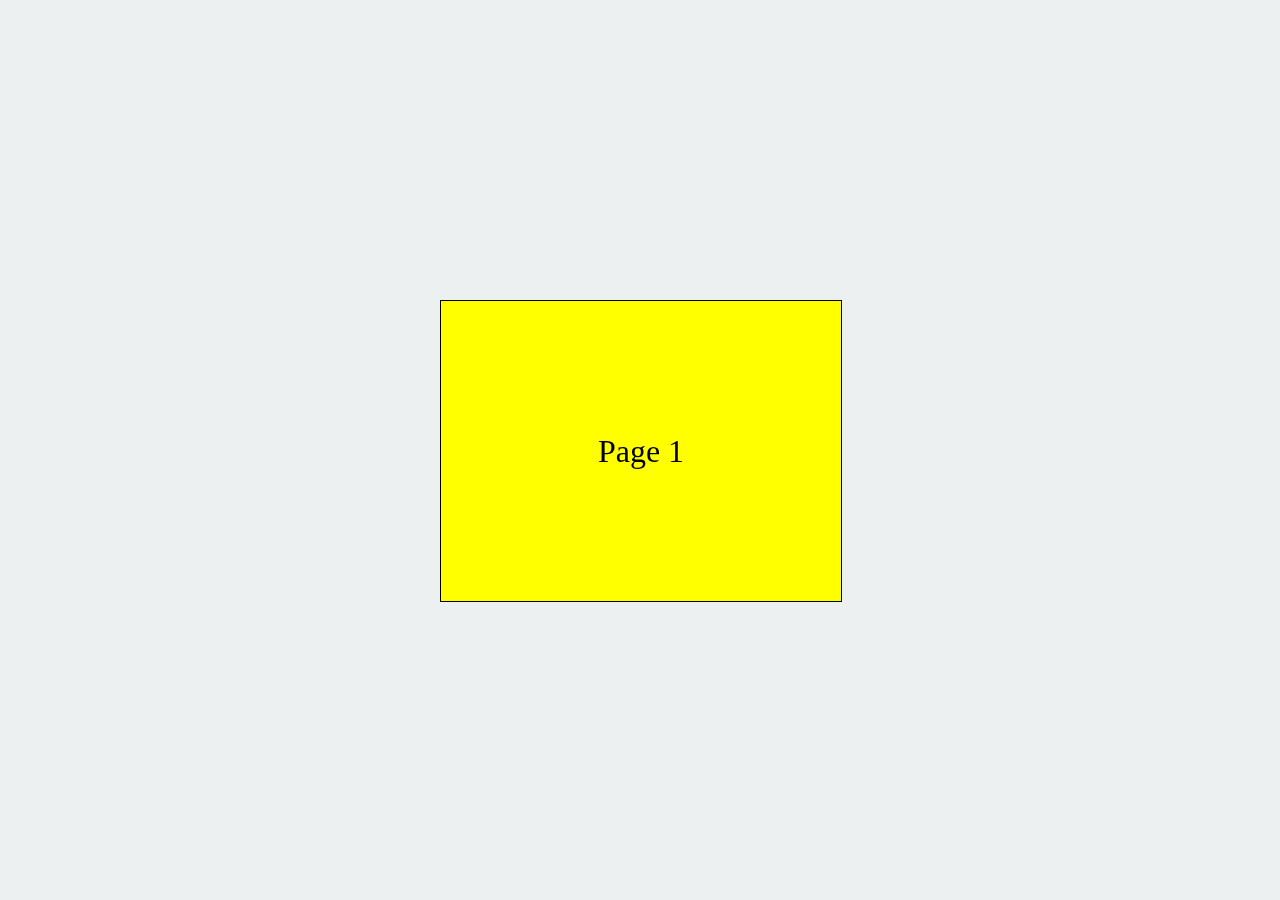
<file: animation/3DFlipBookEffect/index.html>
<!DOCTYPE html>
<html lang="en">
<head>
    <meta charset="UTF-8">
    <meta name="viewport" content="width=device-width, initial-scale=1.0">
    <link rel="stylesheet" href="style.css">
    <title>Document</title>
</head>
<body>
    <div class="book">
        <div class="book-inner">
            <div class="book-page">Page 1</div>
            <div class="book-page">Page 2</div>
        </div>
    </div>
</body>
</html>
</file>
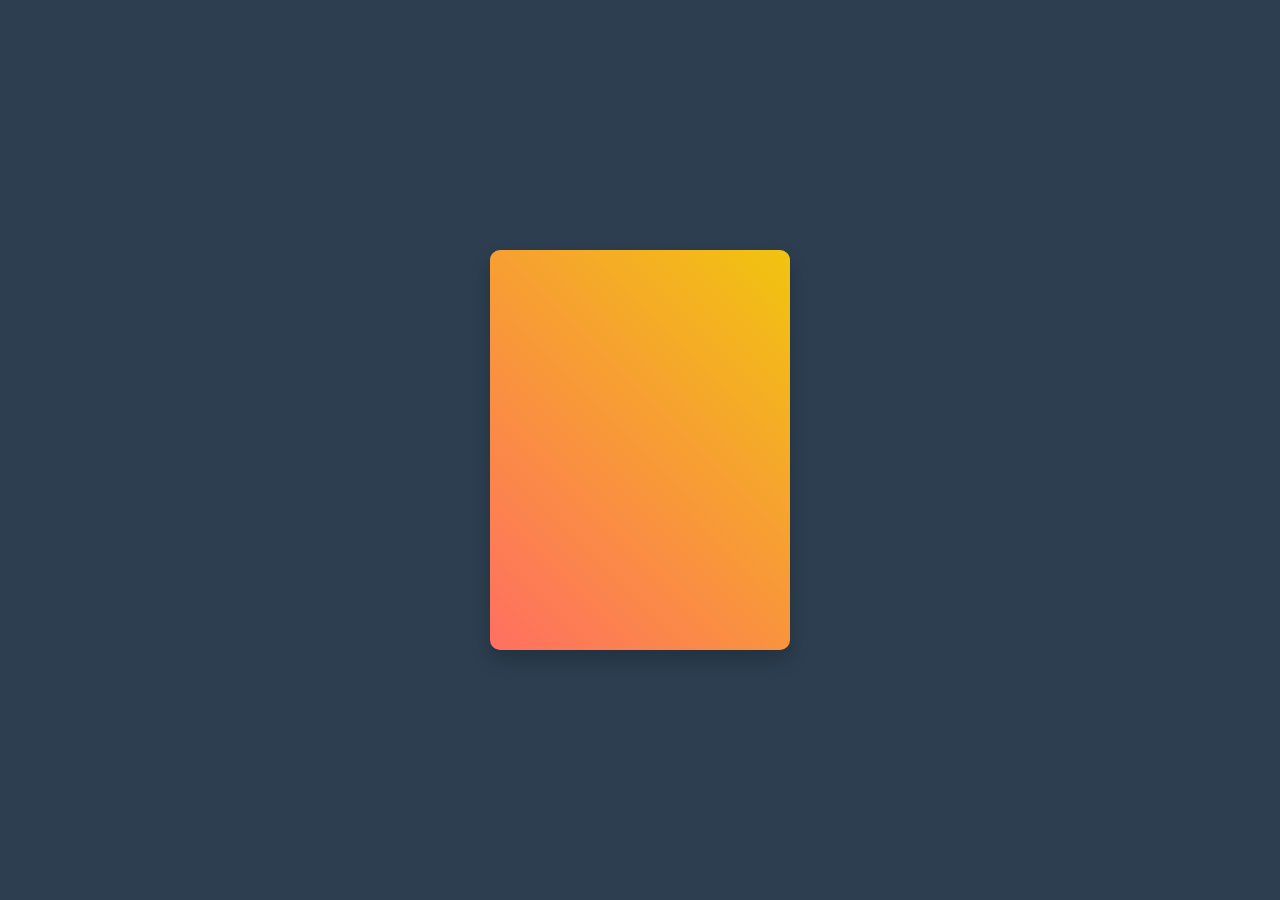
<file: animation/3DhoverEffect/index.html>
<!DOCTYPE html>
<html lang="en">
<head>
  <meta charset="UTF-8">
  <meta name="viewport" content="width=device-width, initial-scale=1.0">
  <title>3D Hover Effect</title>
  <style>
    body {
      display: flex;
      justify-content: center;
      align-items: center;
      height: 100vh;
      background-color: #2c3e50;
      margin: 0;
    }
    .card {
      width: 300px;
      height: 400px;
      background: linear-gradient(45deg, #ff6f61, #f1c40f);
      border-radius: 10px;
      box-shadow: 0 10px 20px rgba(0, 0, 0, 0.2);
      transform-style: preserve-3d;
      transition: transform 0.5s;
      perspective: 1000px;
    }
    .card:hover {
      transform: rotateY(15deg) rotateX(15deg);
    }
  </style>
</head>
<body>
  <div class="card"></div>
</body>
</html>
</file>
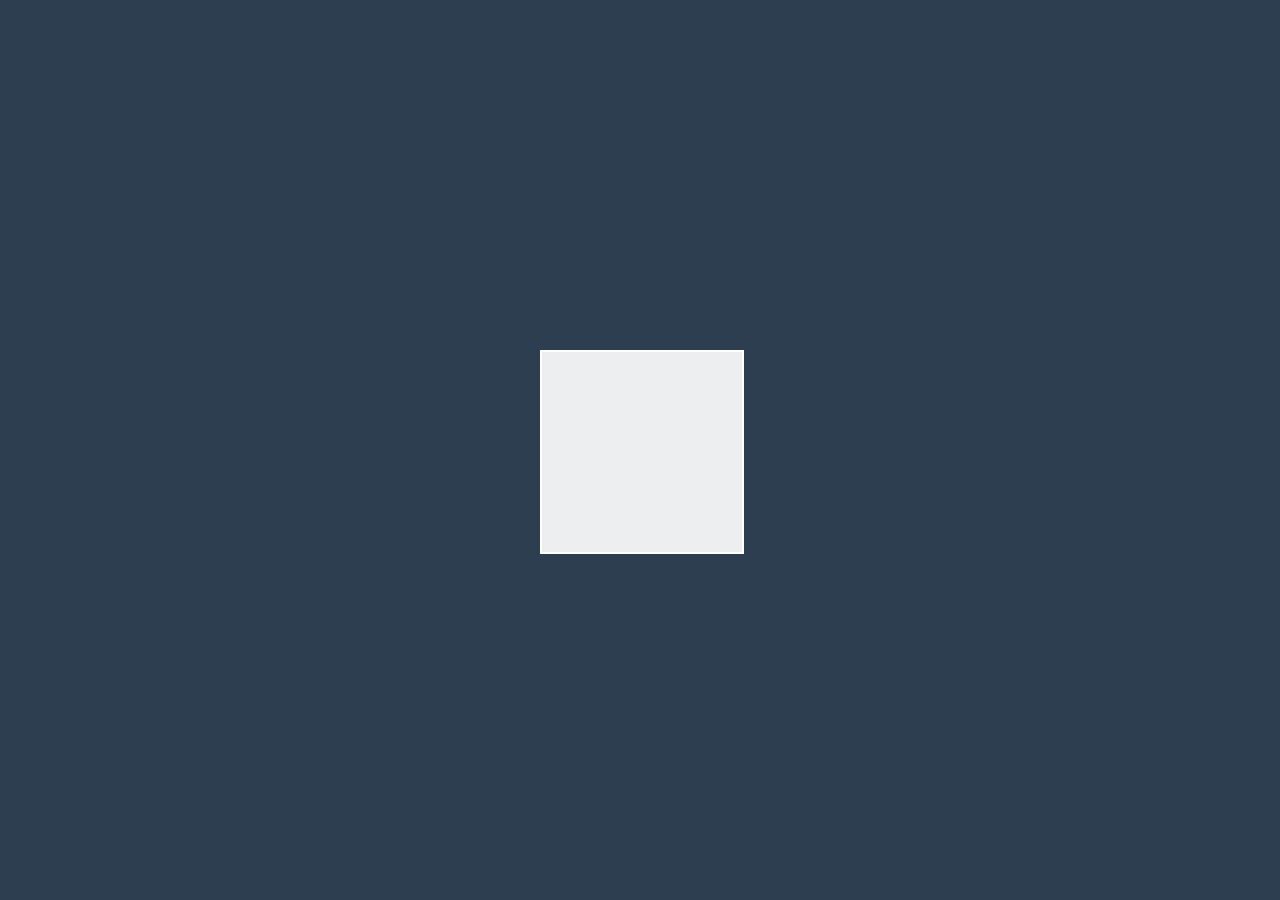
<file: animation/3DRotatingSphere/index.html>
<!DOCTYPE html>
<html lang="en">
<head>
  <meta charset="UTF-8">
  <meta name="viewport" content="width=device-width, initial-scale=1.0">
  <title>3D Rotating Sphere</title>
  <style>
    body {
      display: flex;
      justify-content: center;
      align-items: center;
      height: 100vh;
      margin: 0;
      background-color: #2c3e50;
    }

    .sphere {
      width: 200px;
      height: 200px;
      position: relative;
      transform-style: preserve-3d;
      animation: rotateSphere 5s infinite linear;
    }

    .sphere div {
      position: absolute;
      width: 200px;
      height: 200px;
      background-color: rgba(255, 255, 255, 0.7);
      border: 2px solid #fff;
    }

    .front  { transform: translateZ(100px); background-color: #e74c3c; }
    .back   { transform: rotateY(180deg) translateZ(100px); background-color: #2ecc71; }
    .left   { transform: rotateY(-90deg) translateZ(100px); background-color: #3498db; }
    .right  { transform: rotateY(90deg) translateZ(100px); background-color: #f39c12; }
    .top    { transform: rotateX(90deg) translateZ(100px); background-color: #9b59b6; }
    .bottom { transform: rotateX(-90deg) translateZ(100px); background-color: #1abc9c; }

    @keyframes rotateSphere {
      0% { transform: rotateX(0) rotateY(0); }
      100% { transform: rotateX(360deg) rotateY(360deg); }
    }
  </style>
</head>
<body>
  <div class="sphere">
    <div class="front"></div>
    <div class="back"></div>
    <div class="left"></div>
    <div class="right"></div>
    <div class="top"></div>
    <div class="bottom"></div>
  </div>
</body>
</html>
</file>
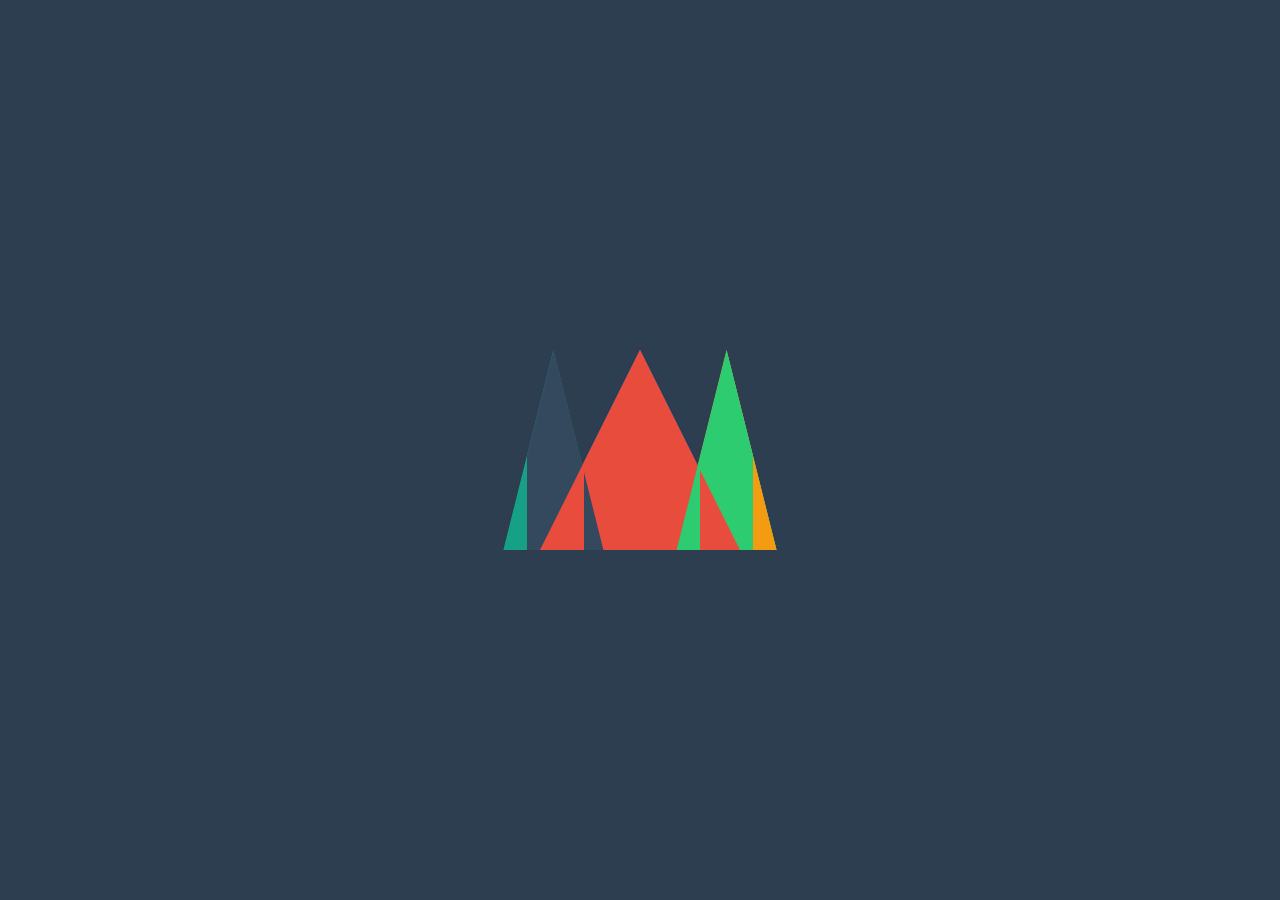
<file: animation/3DSpinningWheel/index.html>
<!DOCTYPE html>
<html lang="en">
<head>
  <meta charset="UTF-8">
  <meta name="viewport" content="width=device-width, initial-scale=1.0">
  <title>3D Spinning Wheel</title>
  <style>
    body {
      display: flex;
      justify-content: center;
      align-items: center;
      height: 100vh;
      margin: 0;
      background-color: #2c3e50;
    }

    .wheel {
      width: 200px;
      height: 200px;
      position: relative;
      transform-style: preserve-3d;
      animation: spinWheel 4s infinite linear;
    }

    .wheel div {
      position: absolute;
      width: 100%;
      height: 100%;
      background-color: #3498db;
      clip-path: polygon(50% 0%, 100% 100%, 0% 100%);
    }

    .wheel div:nth-child(1) { transform: rotateY(0deg) translateZ(100px); background-color: #e74c3c; }
    .wheel div:nth-child(2) { transform: rotateY(60deg) translateZ(100px); background-color: #2ecc71; }
    .wheel div:nth-child(3) { transform: rotateY(120deg) translateZ(100px); background-color: #f39c12; }
    .wheel div:nth-child(4) { transform: rotateY(180deg) translateZ(100px); background-color: #9b59b6; }
    .wheel div:nth-child(5) { transform: rotateY(240deg) translateZ(100px); background-color: #16a085; }
    .wheel div:nth-child(6) { transform: rotateY(300deg) translateZ(100px); background-color: #34495e; }

    @keyframes spinWheel {
      0% { transform: rotateY(0deg); }
      100% { transform: rotateY(360deg); }
    }
  </style>
</head>
<body>
  <div class="wheel">
    <div></div>
    <div></div>
    <div></div>
    <div></div>
    <div></div>
    <div></div>
  </div>
</body>
</html>
</file>
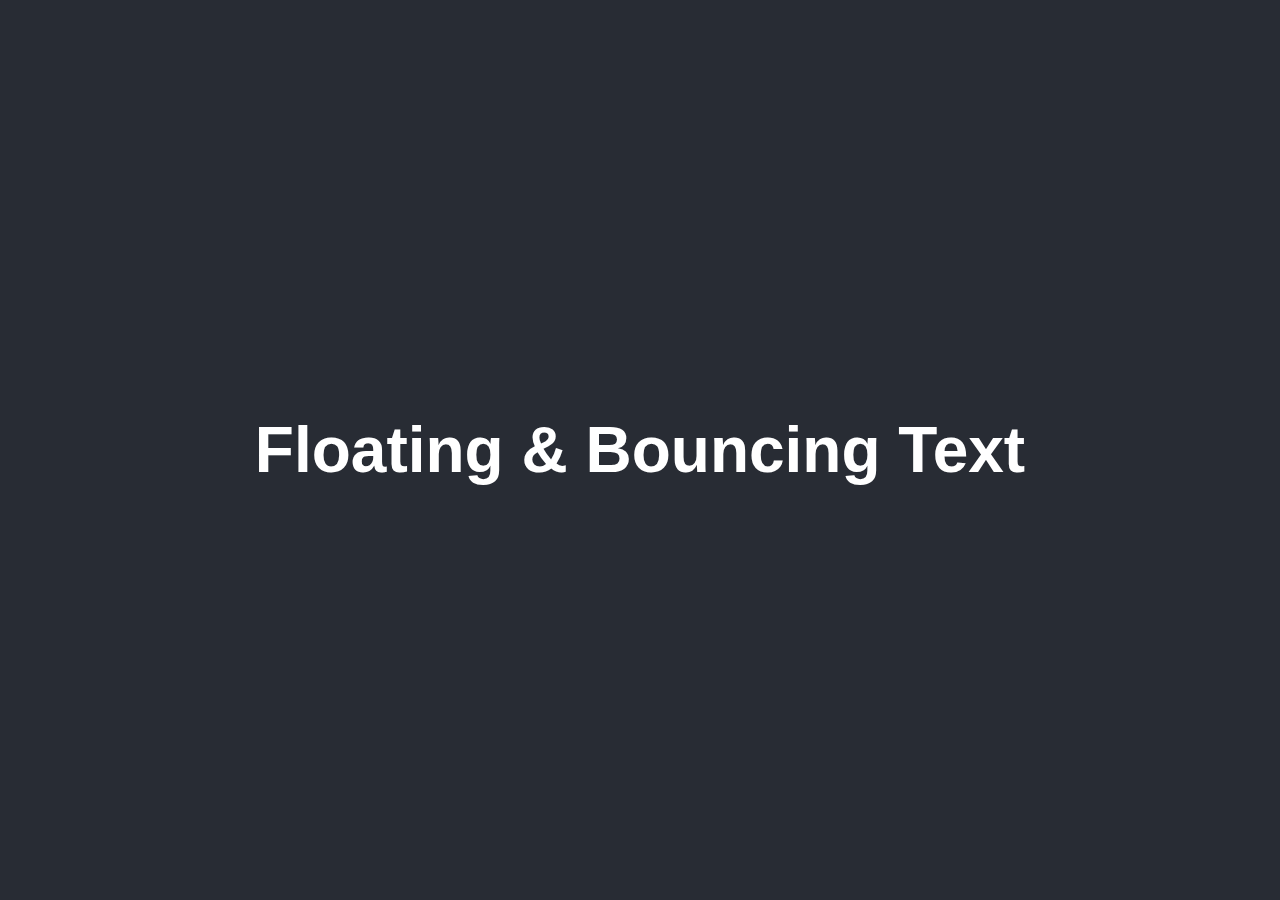
<file: animation/FloatingAndBouncingText/index.html>
<!DOCTYPE html>
<html lang="en">
<head>
  <meta charset="UTF-8">
  <meta name="viewport" content="width=device-width, initial-scale=1.0">
  <title>Floating Text Animation</title>
  <style>
    body {
      display: flex;
      justify-content: center;
      align-items: center;
      height: 100vh;
      background-color: #282c34;
      margin: 0;
      font-family: Arial, sans-serif;
      color: white;
    }

    h1 {
      font-size: 4rem;
      animation: float 3s ease-in-out infinite, bounce 1.5s ease infinite;
    }

    @keyframes float {
      0% { transform: translateY(0); }
      50% { transform: translateY(-20px); }
      100% { transform: translateY(0); }
    }

    @keyframes bounce {
      0%, 100% { transform: translateY(0); }
      50% { transform: translateY(-15px); }
    }
  </style>
</head>
<body>
  <h1>Floating & Bouncing Text</h1>
</body>
</html>
</file>
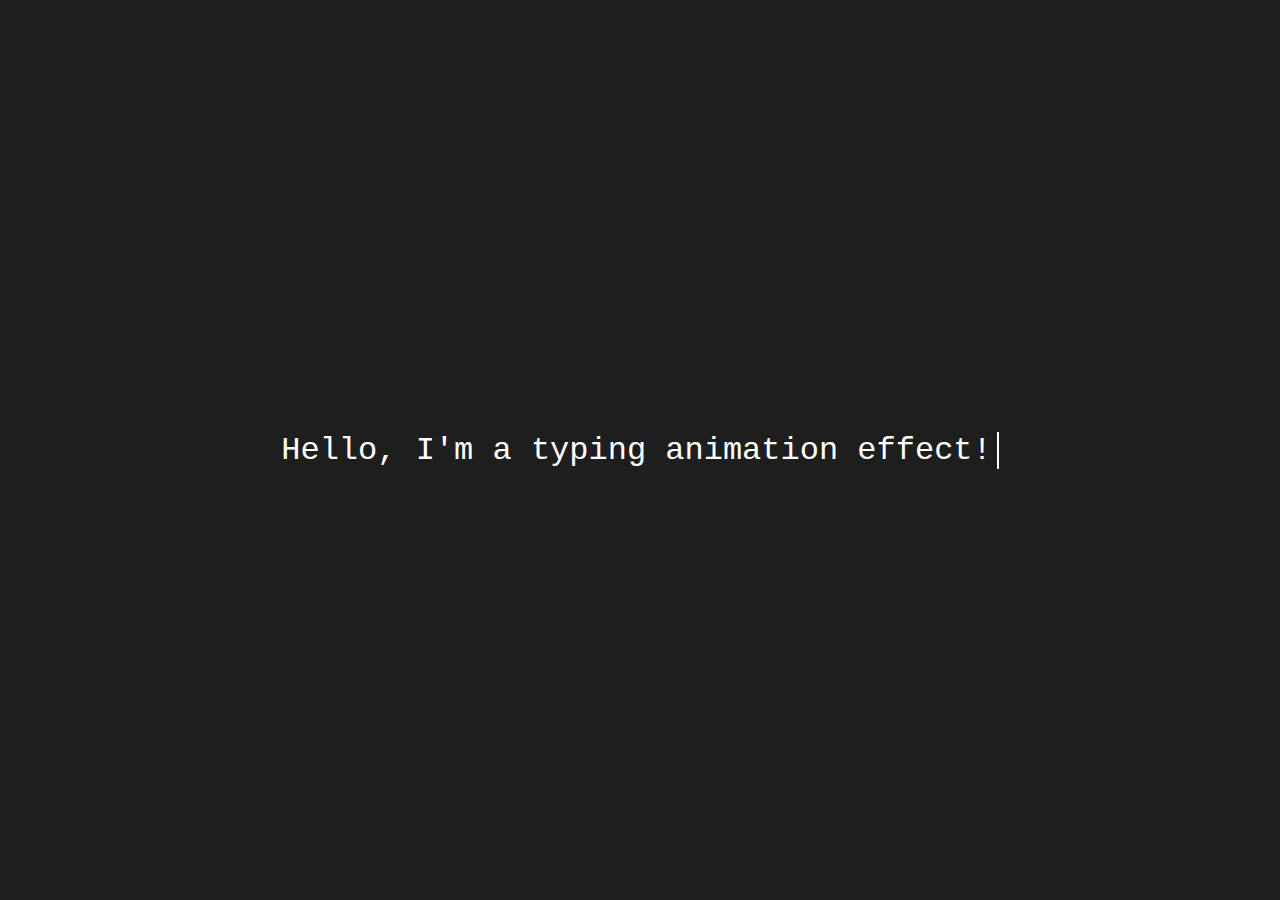
<file: animation/TypingAnimation/index.html>
<!DOCTYPE html>
<html lang="en">
<head>
  <meta charset="UTF-8">
  <meta name="viewport" content="width=device-width, initial-scale=1.0">
  <title>Typing Animation</title>
  <style>
    body {
      display: flex;
      justify-content: center;
      align-items: center;
      height: 100vh;
      background-color: #1e1e1e;
      color: #fff;
      font-family: 'Courier New', monospace;
      margin: 0;
    }

    .typing-text {
      font-size: 2rem;
      border-right: 2px solid #fff;
      padding-right: 5px;
      white-space: nowrap;
      overflow: hidden;
      animation: typing 4s steps(30) 1s infinite, blinkCaret 0.75s step-end infinite;
    }

    @keyframes typing {
      from { width: 0; }
      to { width: 100%; }
    }

    @keyframes blinkCaret {
      50% { border-color: transparent; }
    }
  </style>
</head>
<body>
  <div class="typing-text">Hello, I'm a typing animation effect!</div>
</body>
</html>
</file>
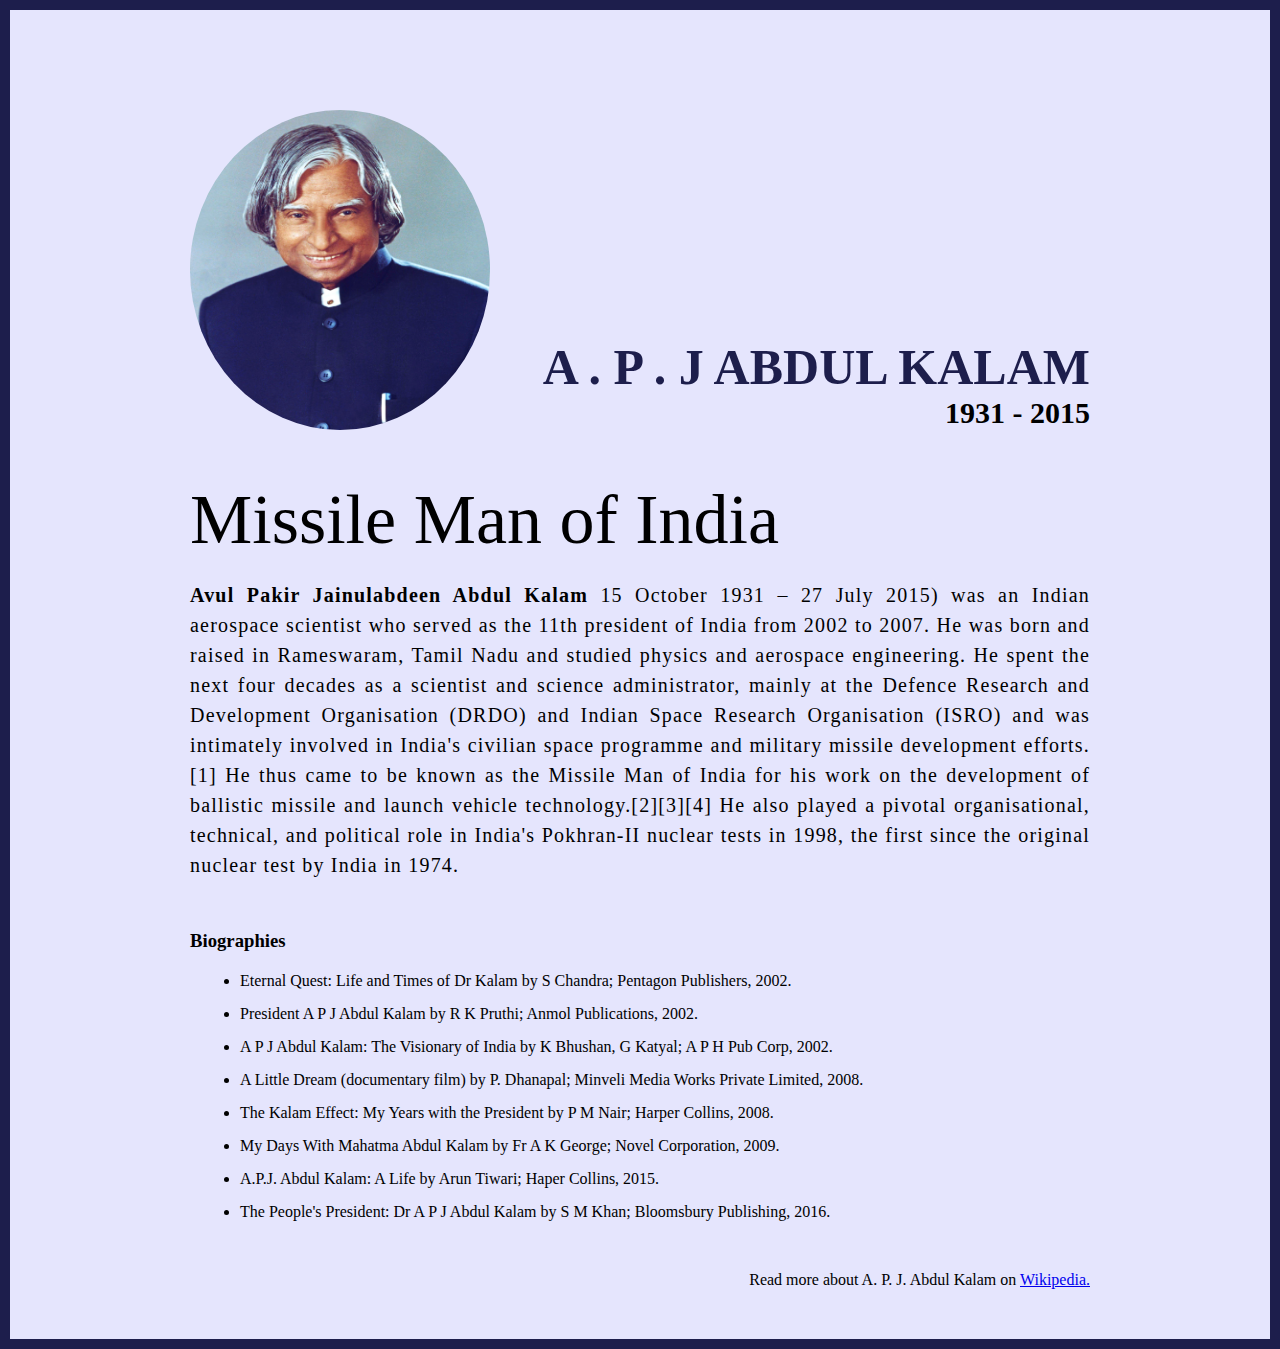
<file: projects/project1/index.html>
<!DOCTYPE html>
<html lang="en">
  <head>
    <meta charset="UTF-8" />

    <meta http-equiv="X-UA-Compatible" content="IE=edge" />

    <meta name="viewport" content="width=device-width, initial-scale=1.0" />
    <title>The Tribute Website | A.P. J Abdul Kalam</title>
    <link rel="stylesheet" href="style.css" />
  </head>
  <body>
    <div class="container">
      <div class="content">
        <section class="top_section">
          <div class="image_container">
            <img src="./images/apj.jpg" alt="tribute" />
          </div>
          <div>
            <h1>A . P . J Abdul Kalam</h1>
            <h4>1931 - 2015</h4>
          </div>
        </section>
        <section class="about_section">
          <h2>Missile Man of India</h2>
          <p>
            <b>Avul Pakir Jainulabdeen Abdul Kalam</b> 15 October 1931 – 27 July
            2015) was an Indian aerospace scientist who served as the 11th
            president of India from 2002 to 2007. He was born and raised in
            Rameswaram, Tamil Nadu and studied physics and aerospace
            engineering. He spent the next four decades as a scientist and
            science administrator, mainly at the Defence Research and
            Development Organisation (DRDO) and Indian Space Research
            Organisation (ISRO) and was intimately involved in India's civilian
            space programme and military missile development efforts.[1] He thus
            came to be known as the Missile Man of India for his work on the
            development of ballistic missile and launch vehicle
            technology.[2][3][4] He also played a pivotal organisational,
            technical, and political role in India's Pokhran-II nuclear tests in
            1998, the first since the original nuclear test by India in 1974.
          </p>
        </section>
        <section class="biography_section">
          <h3>Biographies</h3>
          <ul>
            <li>
              Eternal Quest: Life and Times of Dr Kalam by S Chandra; Pentagon
              Publishers, 2002.
            </li>
            <li>
              President A P J Abdul Kalam by R K Pruthi; Anmol Publications,
              2002.
            </li>
            <li>
              A P J Abdul Kalam: The Visionary of India by K Bhushan, G Katyal;
              A P H Pub Corp, 2002.
            </li>
            <li>
              A Little Dream (documentary film) by P. Dhanapal; Minveli Media
              Works Private Limited, 2008.
            </li>
            <li>
              The Kalam Effect: My Years with the President by P M Nair; Harper
              Collins, 2008.
            </li>
            <li>
              My Days With Mahatma Abdul Kalam by Fr A K George; Novel
              Corporation, 2009.
            </li>
            <li>
              A.P.J. Abdul Kalam: A Life by Arun Tiwari; Haper Collins, 2015.
            </li>
            <li>
              The People's President: Dr A P J Abdul Kalam by S M Khan;
              Bloomsbury Publishing, 2016.
            </li>
          </ul>
        </section>
        <footer>
          <p>
            Read more about A. P. J. Abdul Kalam on
            <a href="https://en.wikipedia.org/wiki/A._P._J._Abdul_Kalam"
              >Wikipedia.</a
            >
          </p>
        </footer>
      </div>
    </div>
  </body>
</html>
</file>
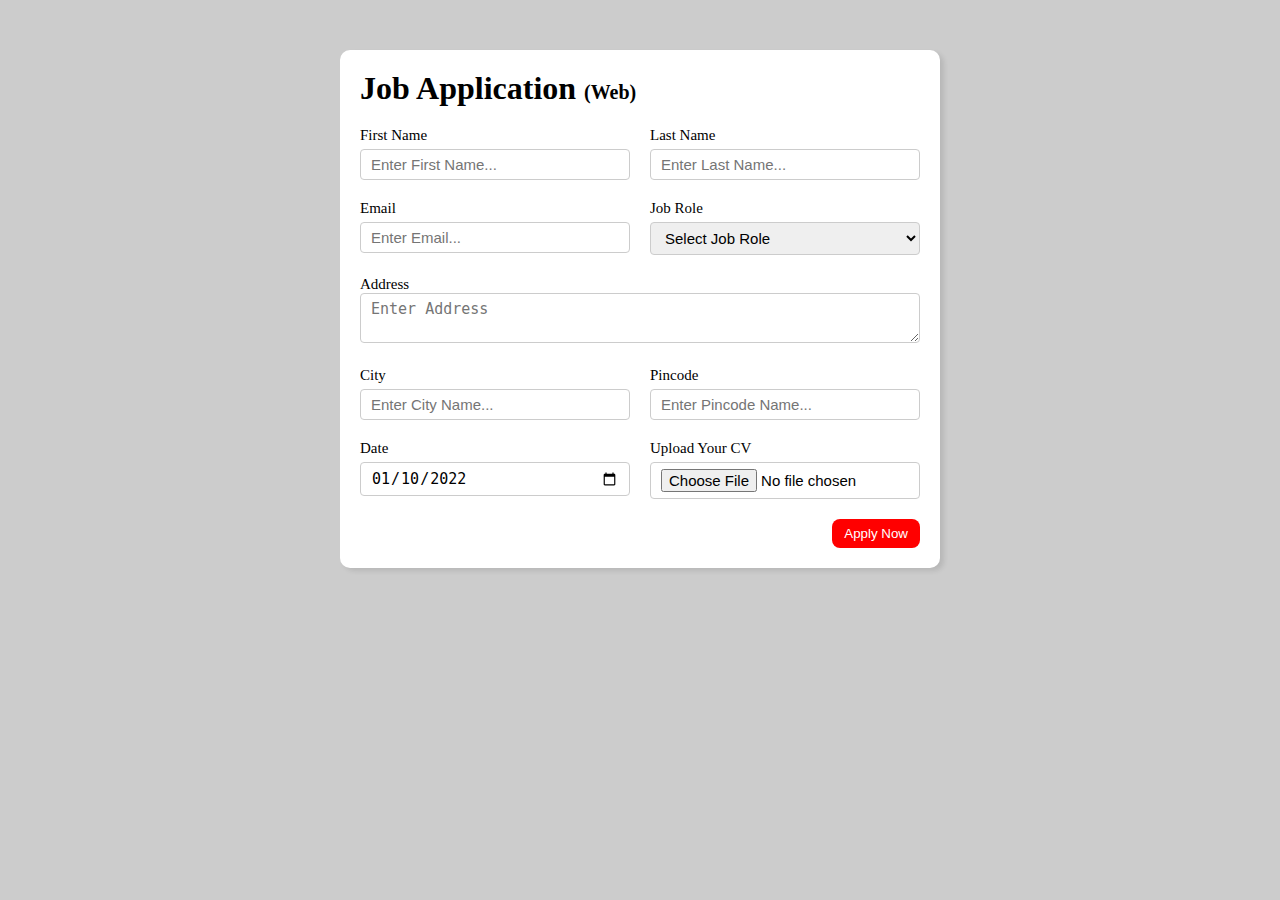
<file: projects/project2/index.html>
<!DOCTYPE html>
<html lang="en">
  <head>
    <meta charset="UTF-8" />
    <meta http-equiv="X-UA-Compatible" content="IE=edge" />
    <meta name="viewport" content="width=device-width, initial-scale=1.0" />
    <title>Job Application Form</title>
    <link rel="stylesheet" href="style.css" />
  </head>
  <body>
    <div class="container">
      <div class="apply_box">
        <h1>
          Job Application
          <span class="title_small">(Web)</span>
        </h1>
        <form action="">
          <div class="form_container">
            <div class="form_control">
              <label for="first_name"> First Name </label>
              <input
                id="first_name"
                name="first_name"
                placeholder="Enter First Name..."
              />
            </div>
            <div class="form_control">
              <label for="last_name"> Last Name </label>
              <input
                id="last_name"
                name="last_name"
                placeholder="Enter Last Name..."
              />
            </div>
            <div class="form_control">
              <label for="email"> Email </label>
              <input
                type="email"
                id="email"
                name="email"
                placeholder="Enter Email..."
              />
            </div>
            <div class="form_control">
              <label for="job_role"> Job Role </label>
              <select id="job_role" name="job_role">
                <option value="">Select Job Role</option>
                <option value="frontend">Frontend Developer</option>
                <option value="backend">Backend Developer</option>
                <option value="full_stack">Full Stack Developer</option>
                <option value="ui_ux">UI UX Designer</option>
              </select>
            </div>
            <div class="textarea_control">
              <label for="address"> Address </label>
              <textarea
                id="address"
                name="address"
                row="4"
                cols="50"
                placeholder="Enter Address"
              ></textarea>
            </div>
            <div class="form_control">
              <label for="city"> City </label>
              <input id="city" name="city" placeholder="Enter City Name..." />
            </div>
            <div class="form_control">
              <label for="pincode"> Pincode </label>
              <input
                type="number"
                id="pincode"
                name="pincode"
                placeholder="Enter Pincode Name..."
              />
            </div>
            <div class="form_control">
              <label for="date"> Date </label>
              <input value="2022-01-10" type="date" id="date" name="date" />
            </div>
            <div class="form_control">
              <label for="upload"> Upload Your CV </label>
              <input type="file" id="upload" name="upload" />
            </div>
          </div>
          <div class="button_container">
            <button type="submit">Apply Now</button>
          </div>
        </form>
      </div>
    </div>
  </body>
</html>
</file>
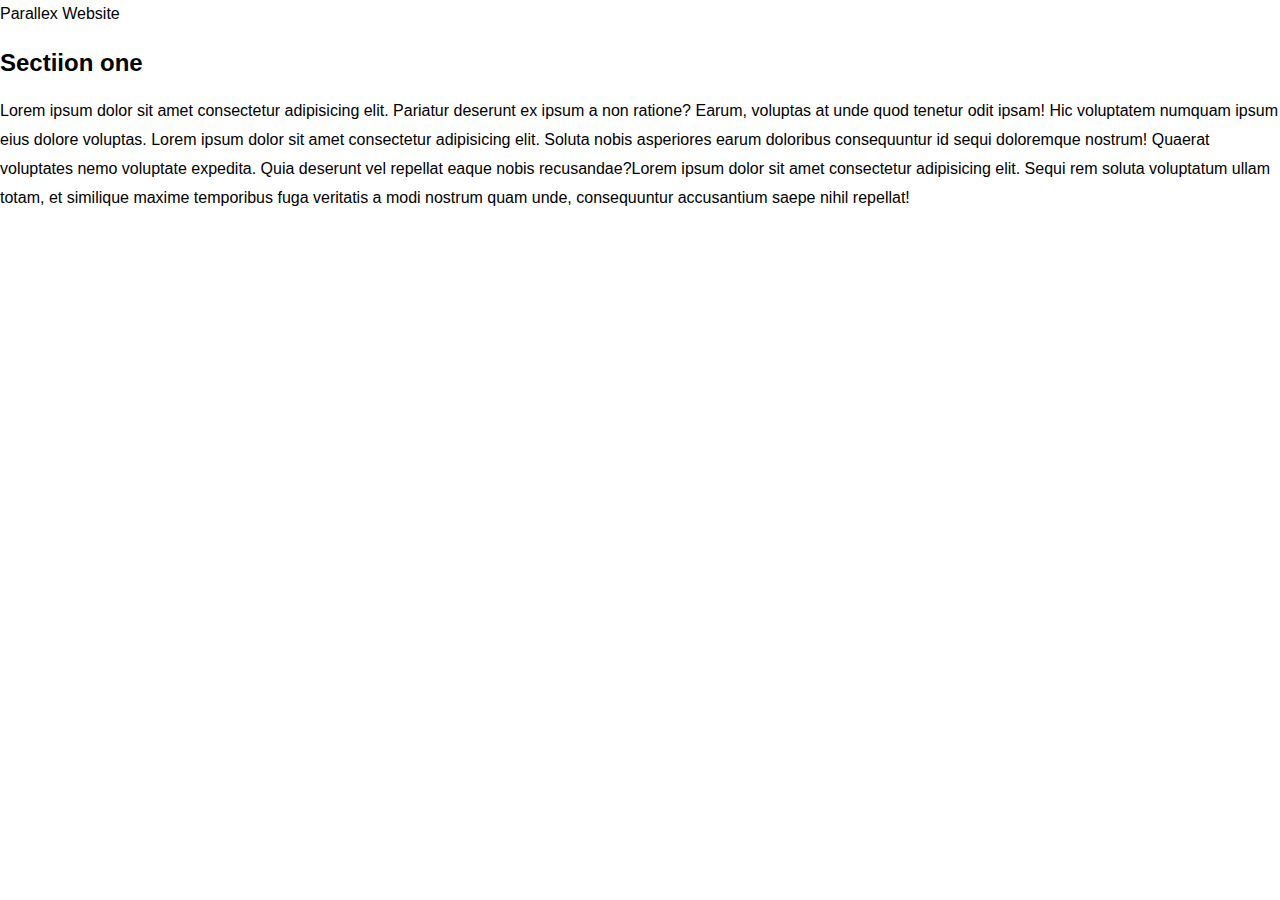
<file: projects/project3/index.html>
<!DOCTYPE html>
<html lang="en">
<head>
    <meta charset="UTF-8">
    <meta name="viewport" content="width=device-width, initial-scale=1.0">
    <link rel="stylesheet" href="style.css">
    <title>Document</title>
</head>
<body>
    <section class="pimg1">
        <div class="ptext">
            <span class="textBg">Parallex Website</span>
        </div>
    </section>
    <section class="section section-light">
        <h2>Sectiion one</h2>
        <p>Lorem ipsum dolor sit amet consectetur adipisicing elit. Pariatur deserunt ex ipsum a non ratione? Earum, voluptas at unde quod tenetur odit ipsam! Hic voluptatem numquam ipsum eius dolore voluptas. Lorem ipsum dolor sit amet consectetur adipisicing elit. Soluta nobis asperiores earum doloribus consequuntur id sequi doloremque nostrum! Quaerat voluptates nemo voluptate expedita. Quia deserunt vel repellat eaque nobis recusandae?Lorem ipsum dolor sit amet consectetur adipisicing elit. Sequi rem soluta voluptatum ullam totam, et similique maxime temporibus fuga veritatis a modi nostrum quam unde, consequuntur accusantium saepe nihil repellat!</p>
    </section>
</body>
</html>
</file>
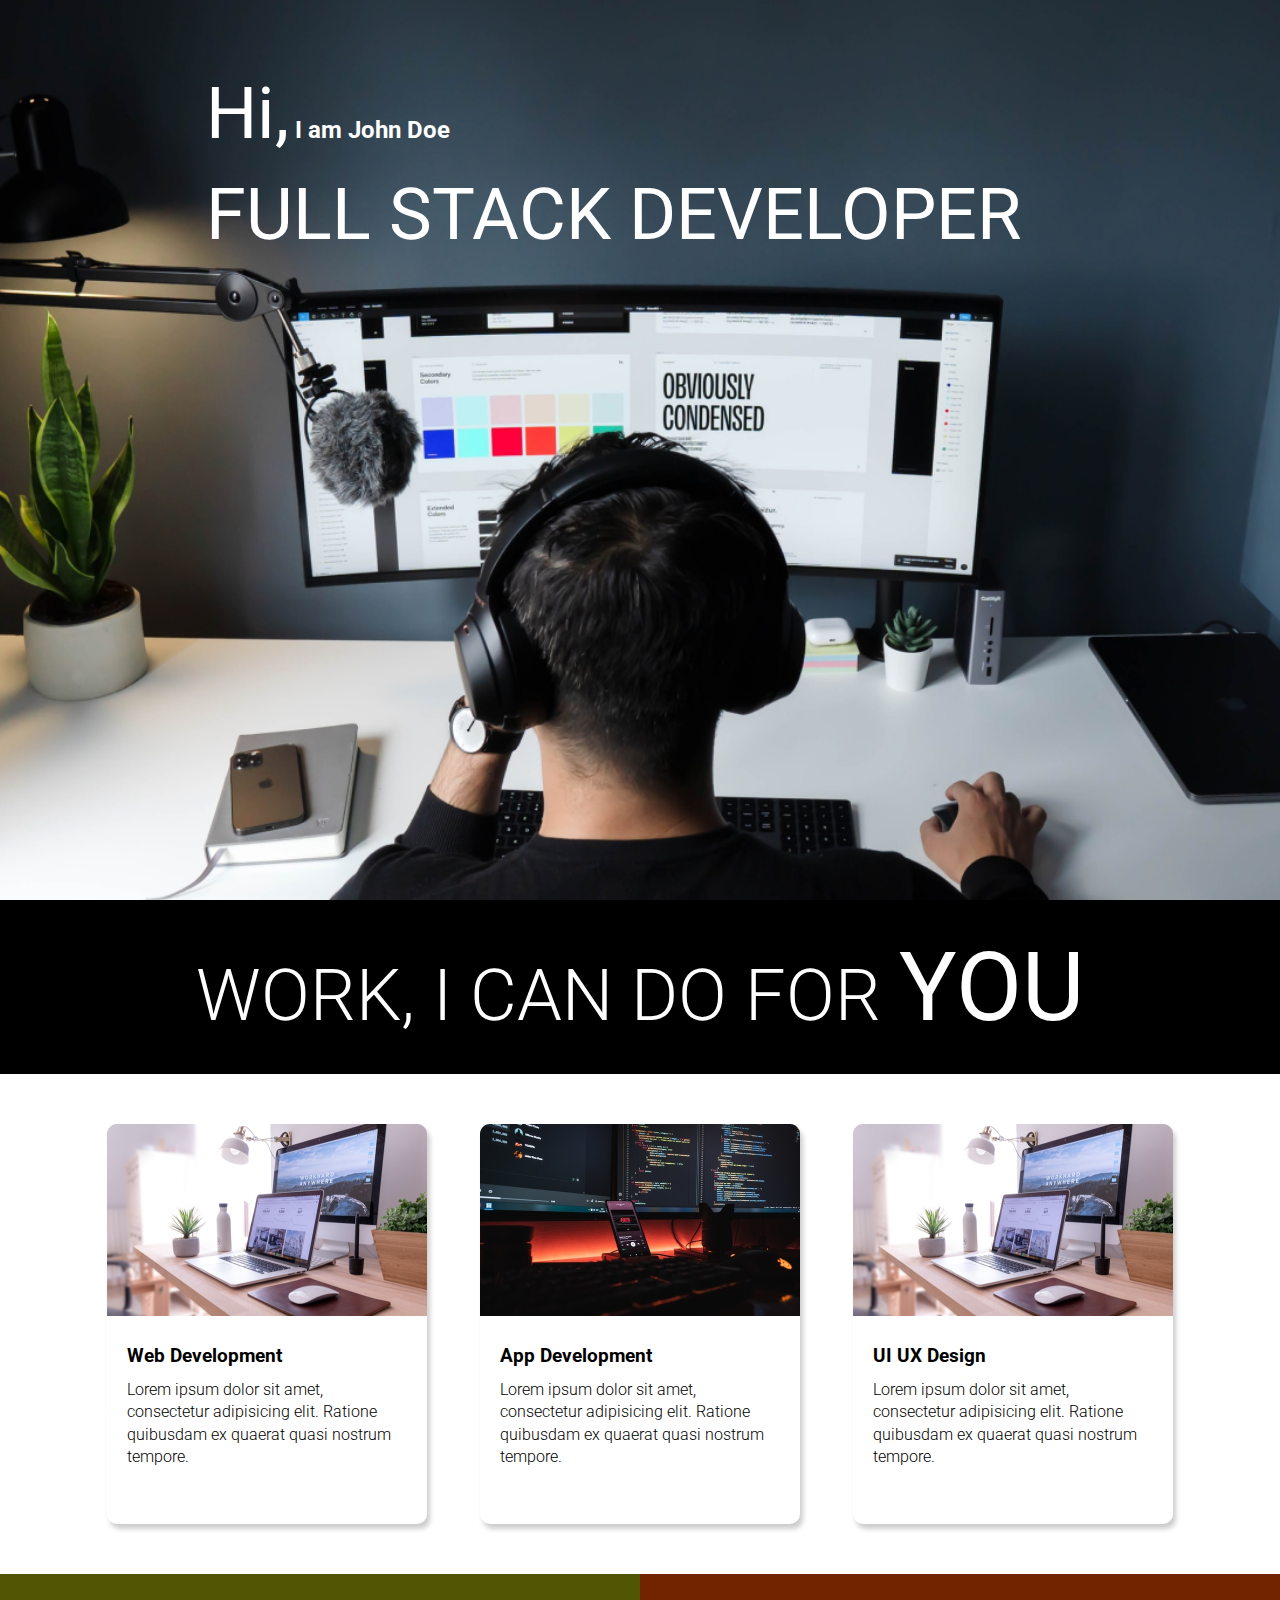
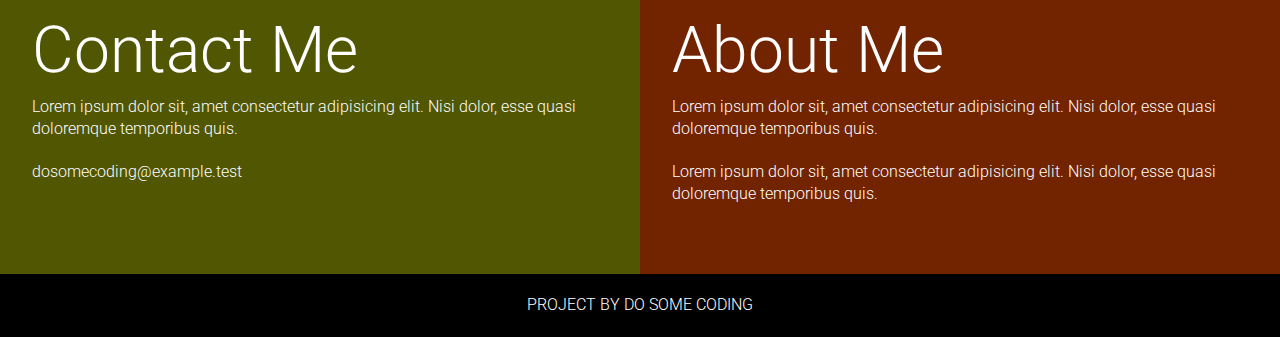
<file: projects/project4/index.html>
<!DOCTYPE html>
<html lang="en">
  <head>
    <meta charset="UTF-8" />
    <meta http-equiv="X-UA-Compatible" content="IE=edge" />
    <meta name="viewport" content="width=device-width, initial-scale=1.0" />
    <title>Developer | Landing Page</title>
    <link rel="stylesheet" href="style.css" />
  </head>
  <body>
    <section class="hero_section">
      <div class="text_container">
        <h2><span class="lg_text">Hi,</span> I am John Doe</h2>
        <h1 class="lg_text">FULL STACK DEVELOPER</h1>
      </div>
    </section>
    <section class="black_box">
      <h2>WORK, I CAN DO FOR <span>YOU</span></h2>
    </section>
    <section class="work">
      <div class="grid_item">
        <div class="card">
          <div class="image_container">
            <img src="images/web.png" alt="web development" />
          </div>
          <div class="card_content">
            <h3>Web Development</h3>
            <p>
              Lorem ipsum dolor sit amet, consectetur adipisicing elit. Ratione
              quibusdam ex quaerat quasi nostrum tempore.
            </p>
          </div>
        </div>
      </div>
      <div class="grid_item">
        <div class="card">
          <div class="image_container">
            <img src="images/mobile.png" alt="app development" />
          </div>
          <div class="card_content">
            <h3>App Development</h3>
            <p>
              Lorem ipsum dolor sit amet, consectetur adipisicing elit. Ratione
              quibusdam ex quaerat quasi nostrum tempore.
            </p>
          </div>
        </div>
      </div>
      <div class="grid_item">
        <div class="card">
          <div class="image_container">
            <img src="images/web.png" alt="web development" />
          </div>
          <div class="card_content">
            <h3>UI UX Design</h3>
            <p>
              Lorem ipsum dolor sit amet, consectetur adipisicing elit. Ratione
              quibusdam ex quaerat quasi nostrum tempore.
            </p>
          </div>
        </div>
      </div>
    </section>
    <section class="bottom_section">
      <div class="contact">
        <h2>Contact Me</h2>
        <p>
          Lorem ipsum dolor sit, amet consectetur adipisicing elit. Nisi dolor,
          esse quasi doloremque temporibus quis.
        </p>
        <p>dosomecoding@example.test</p>
      </div>
      <div class="about">
        <h2>About Me</h2>

        <p>
          Lorem ipsum dolor sit, amet consectetur adipisicing elit. Nisi dolor,
          esse quasi doloremque temporibus quis.
        </p>
        <p>
          Lorem ipsum dolor sit, amet consectetur adipisicing elit. Nisi dolor,
          esse quasi doloremque temporibus quis.
        </p>
      </div>
    </section>
    <footer>Project By do some coding</footer>
  </body>
</html>
</file>
<file: animation/3DFlipBookEffect/style.css>
body{
    display: flex;
    justify-content: center;
    align-items: center;
    height: 100vh;
    margin: 0;
    background-color: #ecf0f1;
}

.book{
    width: 400px;
    height: 300px;
    perspective: 1000px;
}

.book-inner{
    position: relative;
    width: 100%;
    height: 100%;
    transform-style: preserve-3d;
    animation: flipBook 6s infinite alternate;
}

.book-page{
    position: absolute;
    width: 100%;
    height: 100%;
    background-color: yellow;
    border: 1px solid black;
    display: flex;
    justify-content: center;
    align-items: center;
    font-size: 2rem;
    color: black;
    backface-visibility: hidden;
}

.book-page:nth-child(2){
    background-color: red;
    transform: rotateY(180deg);
}

@keyframes flipBook{
    0%{
        transform: rotateY(0deg);
    }
    100%{
        transform:rotateY(-180deg);
    }
}
</file>
<file: projects/project1/style.css>
* {
    margin: 0;
    padding: 0;
    box-sizing: border-box;
  }
  
  .container {
    background-color: #e5e5fd;
    min-height: 100vh;
    border: 10px solid #1d1e4c;
  }
  
  .content {
    max-width: 900px;
    margin: 0 auto;
  }
  
  .top_section {
    margin-top: 100px;
    display: flex;
    justify-content: space-between;
    align-items: flex-end;
  }
  
  .top_section h1 {
    font-size: 50px;
    font-weight: bold;
    color: #1d1e4c;
    text-transform: uppercase;
  }
  .top_section h4 {
    font-size: 30px;
    text-align: end;
  }
  
  .image_container {
    border-radius: 50%;
    overflow: hidden;
  }
  
  .image_container,
  img {
    width: 300px;
    height: 320px;
  }
  .about_section {
    margin-top: 50px;
  }
  .about_section h2 {
    font-size: 70px;
    font-weight: 400;
    margin-bottom: 20px;
  }
  .about_section p {
    font-size: 20px;
    line-height: 30px;
    letter-spacing: 1.2px;
    text-align: justify;
  }
  .biography_section {
    margin: 50px 0;
  }
  .biography_section h3 {
    margin-bottom: 20px;
  }
  .biography_section ul {
    margin-left: 50px;
  }
  .biography_section li {
    margin-bottom: 15px;
  }
  
  footer {
    margin: 50px 0;
  }
  footer p {
    text-align: end;
  }
</file>
<file: projects/project2/style.css>
* {
    margin: 0;
    padding: 0;
    box-sizing: border-box;
  }
  
  body {
    background-color: #ccc;
  }
  .container {
    max-width: 900px;
    margin: 0 auto;
  }
  
  .apply_box {
    max-width: 600px;
    padding: 20px;
    background-color: white;
    margin: 0 auto;
    margin-top: 50px;
    box-shadow: 4px 3px 5px rgba(1, 1, 1, 0.1);
    border-radius: 10px;
  }
  
  .title_small {
    font-size: 20px;
  }
  
  .form_container {
    margin-top: 20px;
    display: grid;
    grid-template-columns: repeat(auto-fit, minmax(200px, 1fr));
    gap: 20px;
  }
  .form_control {
    display: flex;
    flex-direction: column;
  }
  
  label {
    font-size: 15px;
    margin-bottom: 5px;
  }
  
  input,
  select,
  textarea {
    padding: 6px 10px;
    border: 1px solid #ccc;
    border-radius: 4px;
    font-size: 15px;
  }
  
  input:focus {
    outline-color: red;
  }
  
  .button_container {
    display: flex;
  
    justify-content: flex-end;
    margin-top: 20px;
  }
  button {
    background-color: red;
    border: transparent solid 2px;
    padding: 5px 10px;
    color: white;
    border-radius: 8px;
    transition: 0.3s ease-in;
  }
  button:hover {
    background-color: #ccc;
    border: 2px solid red;
    color: black;
    transition: 0.3s ease-out;
    cursor: pointer;
  }
  .textarea_control {
    grid-column: 1 / span 2;
  }
  .textarea_control textarea {
    width: 100%;
  }
  
  @media (max-width: 460px) {
    .textarea_control {
      grid-column: 1 / span 1;
    }
  } ;
</file>
<file: projects/project3/style.css>
html,body{
    height: 100%;
    margin: 0;
    font-size: 16px;
    font-family: "Lato",sans-serif;
    font-weight: 400;
    line-height: 1.8em;
}
</file>
<file: projects/project4/style.css>
@import url("https://fonts.googleapis.com/css2?family=Roboto:ital,wght@0,100;0,300;0,400;0,500;0,700;0,900;1,100;1,300;1,400;1,500;1,700;1,900&display=swap");
* {
  margin: 0;
  padding: 0;
  box-sizing: border-box;
}

html,
body {
  line-height: 1.4;
  font-weight: 300;
  font-family: "Roboto", sans-serif;
}

.hero_section {
  background-image: url(images/developer.png);
  min-height: 100vh;
  background-position: center;
  background-size: cover;
  background-repeat: no-repeat;
}
.text_container {
  color: white;
  max-width: 900px;
  margin: 0 auto;
  padding-top: 64px;
  padding-left: 16px;
}
.lg_text {
  font-size: 72px;
  font-weight: 400;
}
.black_box {
  background-color: #000;
  padding: 20px;
}
.black_box h2 {
  font-size: 72px;
  color: white;
  text-align: center;
  font-weight: 300;
}

.black_box h2 span {
  font-weight: 400;
  font-size: 96px;
}
.work {
  display: grid;
  gap: 20px;
  grid-template-columns: repeat(auto-fit, minmax(320px, 1fr));

  max-width: 1100px;
  margin: 50px auto;
}
.grid_item {
  display: flex;
  justify-content: center;
  align-items: center;
}
.card {
  max-width: 320px;
  height: 400px;
  border-radius: 10px;
  box-shadow: 3px 5px 5px rgba(1, 1, 1, 0.2);
  transition: 0.2s ease-in-out;
}
.card:hover {
  transform: scale(1.04);
  box-shadow: 3px 5px 5px rgba(1, 1, 1, 0.3);
  transition: 0.2s ease-in-out;
}
.card_content {
  padding: 20px;
}
.card_content h3 {
  margin-bottom: 10px;
}
.bottom_section {
  display: flex;
}
.contact {
  background-color: #515603;
}
.about {
  background-color: #722300;
}

.contact,
.about {
  min-height: 300px;
  padding: 32px;
  color: white;
}
.about h2,
.contact h2 {
  font-size: 64px;
  font-weight: 300;
}
.about p,
.contact p {
  margin-bottom: 20px;
}

footer {
  text-align: center;
  text-transform: uppercase;
  background-color: #000;
  padding: 20px;
  color: white;
}
@media (max-width: 786px) {
  .hero_section {
    min-height: 50vh;
  }
  .text_container {
    padding: 10px 0;
    text-align: center;
  }
  .lg_text {
    font-size: 32px;
  }
  .black_box h2 {
    font-size: 24px;
  }
  .black_box h2 span {
    font-weight: 400;
    font-size: 32px;
  }
  .bottom_section {
    flex-direction: column;
  }
  h1 {
    font-size: 32px;
  }
  .about h2,
  .contact h2 {
    font-size: 32px;
  }
}
</file>
